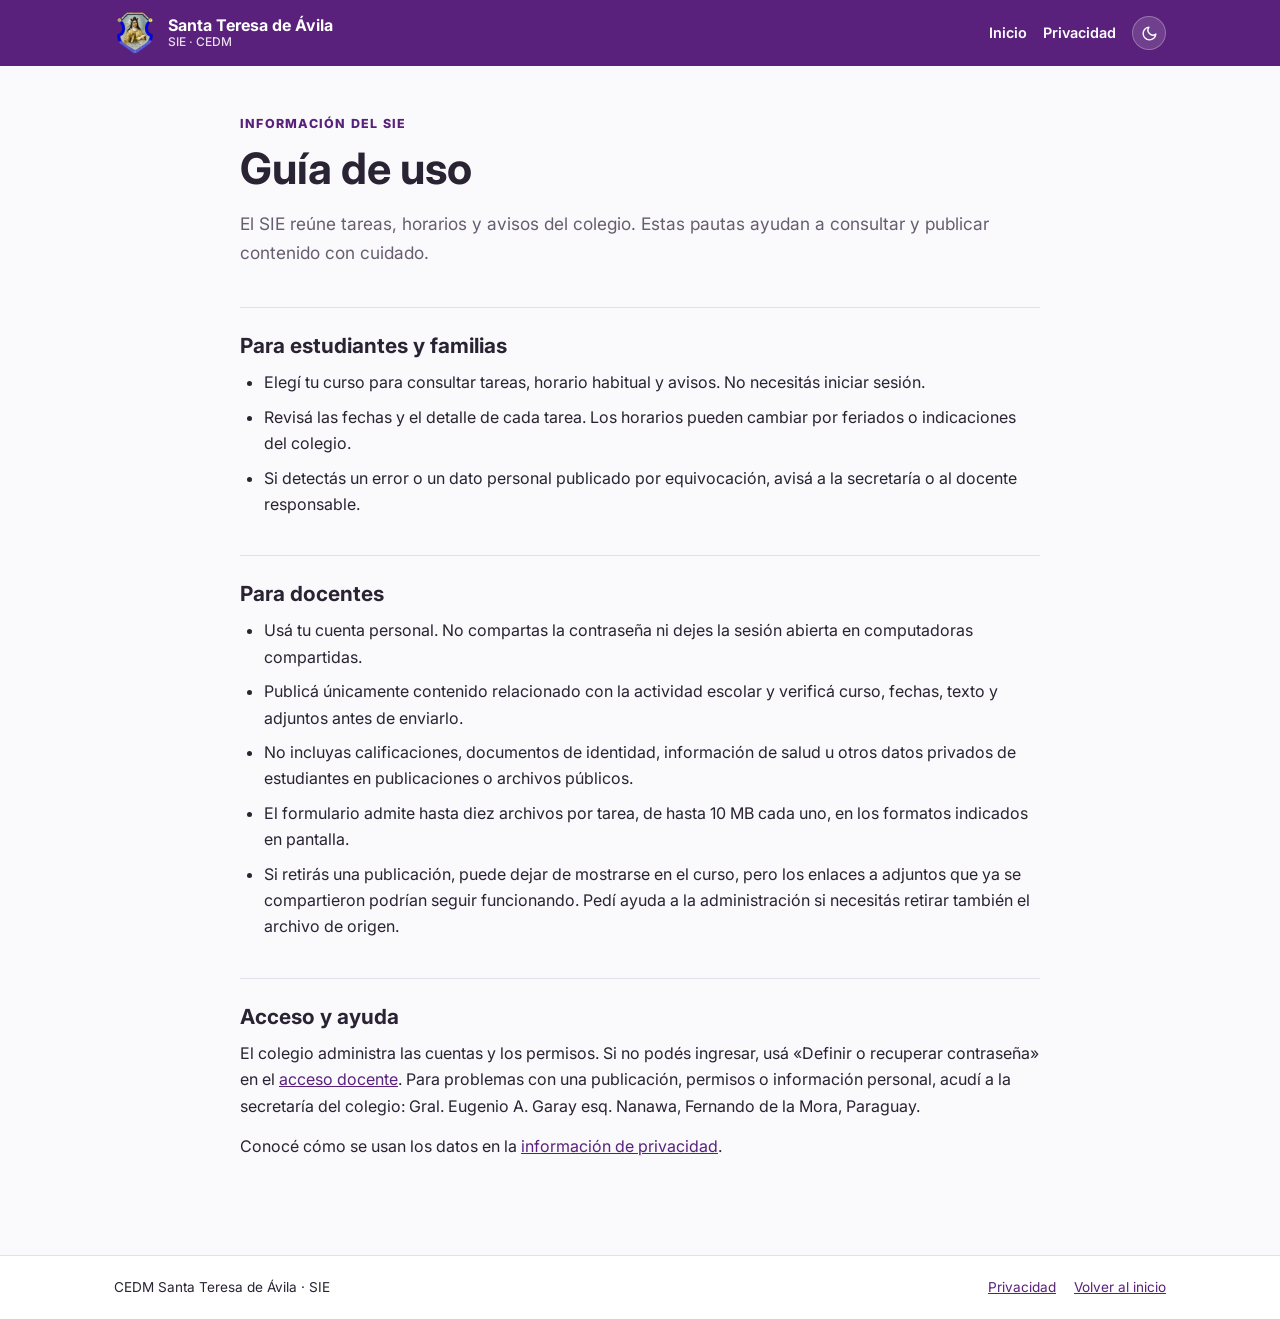
<file: guia-de-uso.html>
<!doctype html>
<html lang="es">

<head>
  <meta charset="utf-8">
  <meta name="viewport" content="width=device-width, initial-scale=1">
  <meta name="description"
    content="Guía breve para consultar y publicar información escolar en el SIE del CEDM Santa Teresa de Ávila.">
  <title>Guía de uso — SIE Santa Teresa de Ávila</title>
  <link rel="icon" type="image/png" href="imagenes/logo.png">
  <link href="https://fonts.googleapis.com/css2?family=Inter:wght@400;500;600;700;800&display=swap" rel="stylesheet">
  <link rel="stylesheet" href="informacion.css?v=4">
  <script src="config.js?v=5"></script>
</head>

<body>
  <header class="site-header">
    <div class="header-inner">
      <a class="brand" href="index.html"><img src="imagenes/insignia.png" alt=""><span>Santa Teresa de Ávila<small>SIE ·
            CEDM</small></span></a>
      <nav class="header-links" aria-label="Navegación de información">
        <a href="index.html">Inicio</a>
        <a href="privacidad.html">Privacidad</a>
        <button type="button" class="theme-toggle-btn" data-theme-toggle aria-label="Activar modo oscuro"
          aria-pressed="false" title="Activar modo oscuro">
          <svg class="theme-icon theme-icon-moon" viewBox="0 0 24 24" fill="none" stroke="currentColor" stroke-width="2"
            stroke-linecap="round" stroke-linejoin="round" aria-hidden="true">
            <path d="M21 12.79A9 9 0 1 1 11.21 3 7 7 0 0 0 21 12.79z"></path>
          </svg>
          <svg class="theme-icon theme-icon-sun" viewBox="0 0 24 24" fill="none" stroke="currentColor" stroke-width="2"
            stroke-linecap="round" stroke-linejoin="round" aria-hidden="true">
            <circle cx="12" cy="12" r="5"></circle>
            <line x1="12" y1="1" x2="12" y2="3"></line>
            <line x1="12" y1="21" x2="12" y2="23"></line>
            <line x1="4.22" y1="4.22" x2="5.64" y2="5.64"></line>
            <line x1="18.36" y1="18.36" x2="19.78" y2="19.78"></line>
            <line x1="1" y1="12" x2="3" y2="12"></line>
            <line x1="21" y1="12" x2="23" y2="12"></line>
            <line x1="4.22" y1="19.78" x2="5.64" y2="18.36"></line>
            <line x1="18.36" y1="5.64" x2="19.78" y2="4.22"></line>
          </svg>
        </button>
      </nav>
    </div>
  </header>

  <main>
    <p class="eyebrow">Información del SIE</p>
    <h1>Guía de uso</h1>
    <p class="lead">El SIE reúne tareas, horarios y avisos del colegio. Estas pautas ayudan a consultar y publicar
      contenido con cuidado.</p>

    <section>
      <h2>Para estudiantes y familias</h2>
      <ul>
        <li>Elegí tu curso para consultar tareas, horario habitual y avisos. No necesitás iniciar sesión.</li>
        <li>Revisá las fechas y el detalle de cada tarea. Los horarios pueden cambiar por feriados o indicaciones del
          colegio.</li>
        <li>Si detectás un error o un dato personal publicado por equivocación, avisá a la secretaría o al docente
          responsable.</li>
      </ul>
    </section>

    <section>
      <h2>Para docentes</h2>
      <ul>
        <li>Usá tu cuenta personal. No compartas la contraseña ni dejes la sesión abierta en computadoras compartidas.
        </li>
        <li>Publicá únicamente contenido relacionado con la actividad escolar y verificá curso, fechas, texto y adjuntos
          antes de enviarlo.</li>
        <li>No incluyas calificaciones, documentos de identidad, información de salud u otros datos privados de
          estudiantes en publicaciones o archivos públicos.</li>
        <li>El formulario admite hasta diez archivos por tarea, de hasta 10 MB cada uno, en los formatos indicados en
          pantalla.</li>
        <li>Si retirás una publicación, puede dejar de mostrarse en el curso, pero los enlaces a adjuntos que ya se
          compartieron podrían seguir funcionando. Pedí ayuda a la administración si necesitás retirar también el
          archivo de origen.</li>
      </ul>
    </section>

    <section>
      <h2>Acceso y ayuda</h2>
      <p>El colegio administra las cuentas y los permisos. Si no podés ingresar, usá «Definir o recuperar contraseña» en
        el <a href="login.html">acceso docente</a>. Para problemas con una publicación, permisos o información personal,
        acudí a la secretaría del colegio: Gral. Eugenio A. Garay esq. Nanawa, Fernando de la Mora, Paraguay.</p>
      <p>Conocé cómo se usan los datos en la <a href="privacidad.html">información de privacidad</a>.</p>
    </section>
  </main>

  <footer class="site-footer">
    <div class="footer-inner"><span>CEDM Santa Teresa de Ávila · SIE</span>
      <nav class="footer-links" aria-label="Información legal"><a href="privacidad.html">Privacidad</a><a
          href="index.html">Volver al inicio</a></nav>
    </div>
  </footer>
</body>

</html>
</file>
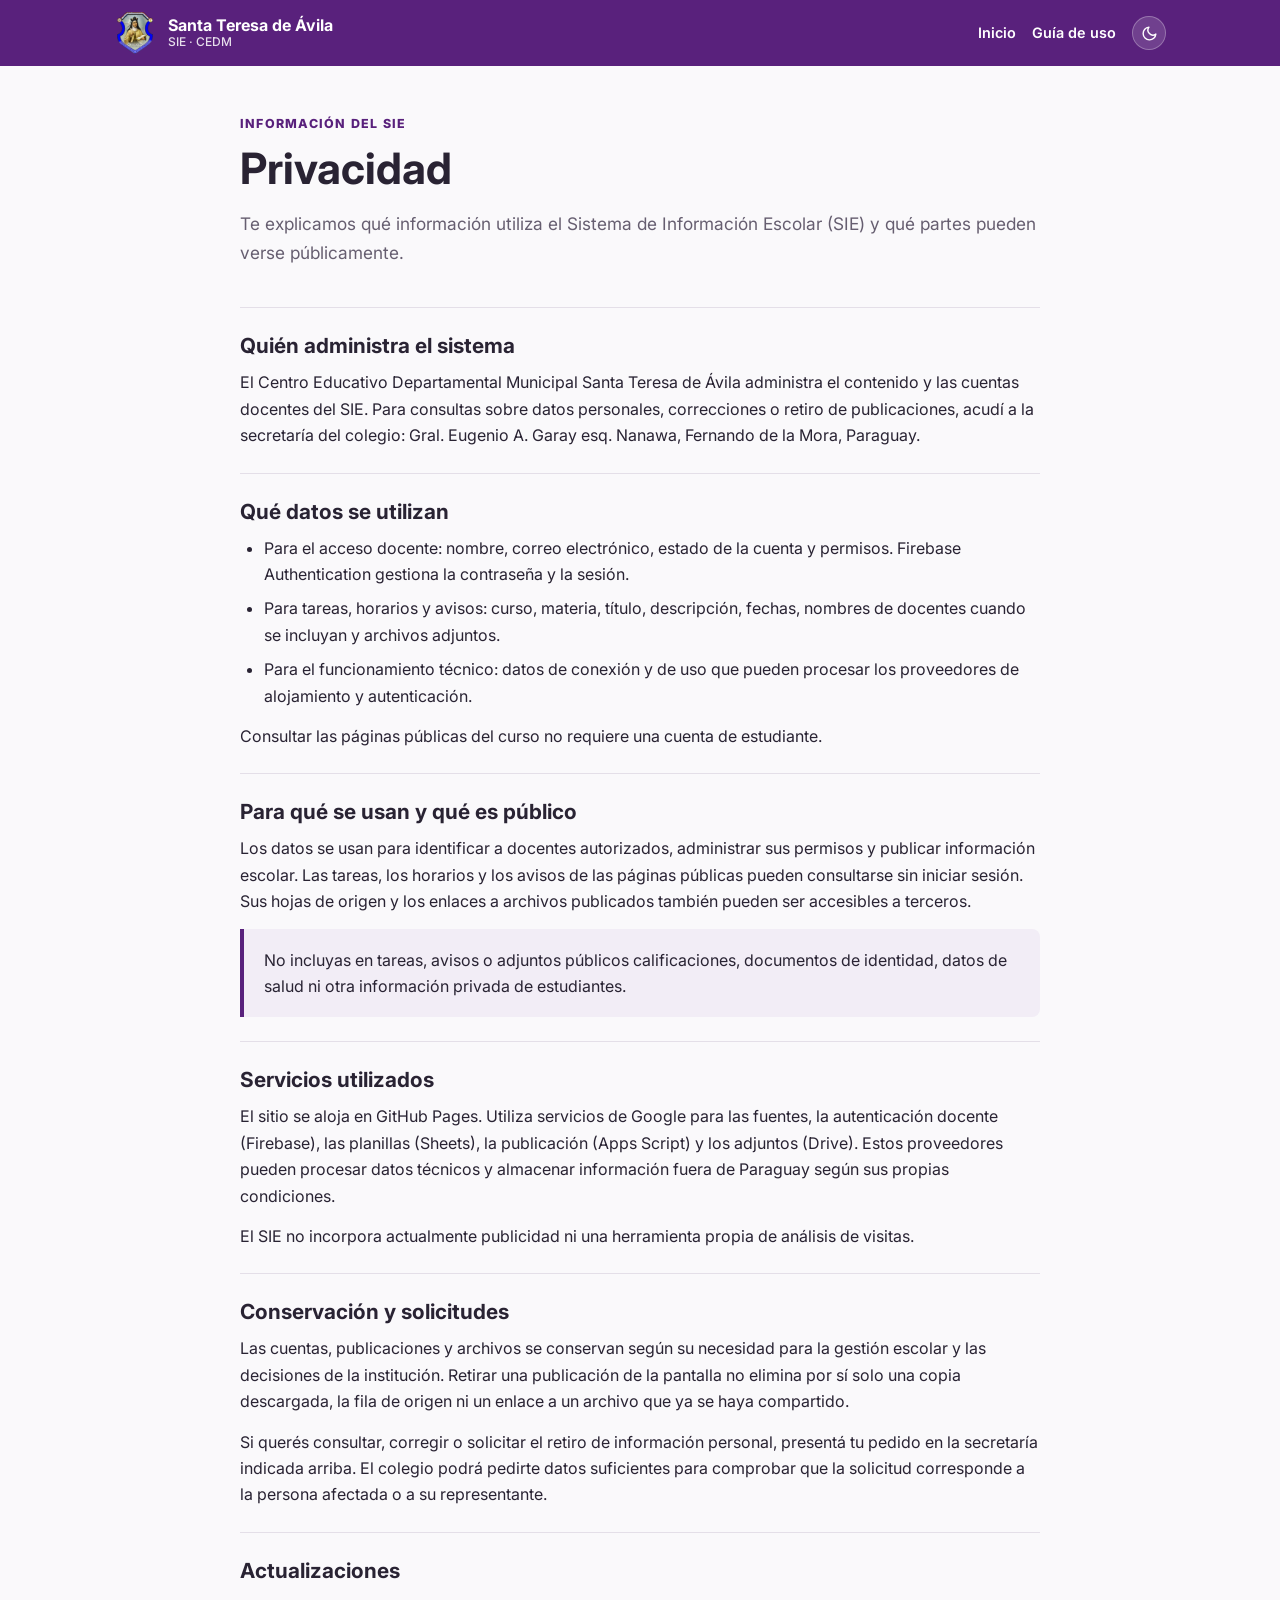
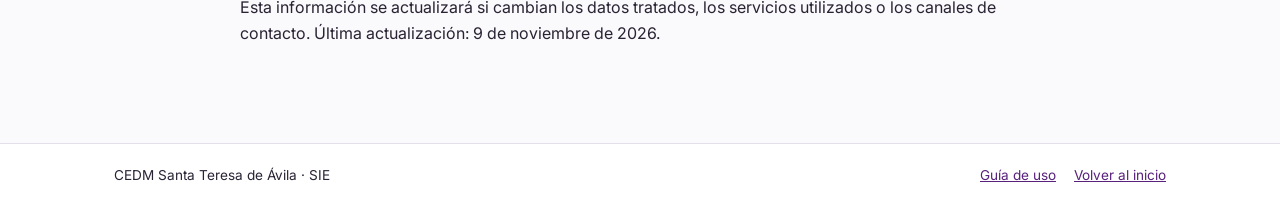
<file: privacidad.html>
<!doctype html>
<html lang="es">

<head>
  <meta charset="utf-8">
  <meta name="viewport" content="width=device-width, initial-scale=1">
  <meta name="description"
    content="Conocé cómo se usan y publican los datos en el Sistema de Información Escolar del CEDM Santa Teresa de Ávila.">
  <title>Privacidad — SIE Santa Teresa de Ávila</title>
  <link rel="icon" type="image/png" href="imagenes/logo.png">
  <link href="https://fonts.googleapis.com/css2?family=Inter:wght@400;500;600;700;800&display=swap" rel="stylesheet">
  <link rel="stylesheet" href="informacion.css?v=4">
  <script src="config.js?v=5"></script>
</head>

<body>
  <header class="site-header">
    <div class="header-inner">
      <a class="brand" href="index.html"><img src="imagenes/insignia.png" alt=""><span>Santa Teresa de Ávila<small>SIE ·
            CEDM</small></span></a>
      <nav class="header-links" aria-label="Navegación de información">
        <a href="index.html">Inicio</a>
        <a href="guia-de-uso.html">Guía de uso</a>
        <button type="button" class="theme-toggle-btn" data-theme-toggle aria-label="Activar modo oscuro"
          aria-pressed="false" title="Activar modo oscuro">
          <svg class="theme-icon theme-icon-moon" viewBox="0 0 24 24" fill="none" stroke="currentColor" stroke-width="2" stroke-linecap="round" stroke-linejoin="round" aria-hidden="true">
            <path d="M21 12.79A9 9 0 1 1 11.21 3 7 7 0 0 0 21 12.79z"></path>
          </svg>
          <svg class="theme-icon theme-icon-sun" viewBox="0 0 24 24" fill="none" stroke="currentColor" stroke-width="2" stroke-linecap="round" stroke-linejoin="round" aria-hidden="true">
            <circle cx="12" cy="12" r="5"></circle>
            <line x1="12" y1="1" x2="12" y2="3"></line>
            <line x1="12" y1="21" x2="12" y2="23"></line>
            <line x1="4.22" y1="4.22" x2="5.64" y2="5.64"></line>
            <line x1="18.36" y1="18.36" x2="19.78" y2="19.78"></line>
            <line x1="1" y1="12" x2="3" y2="12"></line>
            <line x1="21" y1="12" x2="23" y2="12"></line>
            <line x1="4.22" y1="19.78" x2="5.64" y2="18.36"></line>
            <line x1="18.36" y1="5.64" x2="19.78" y2="4.22"></line>
          </svg>
        </button>
      </nav>
    </div>
  </header>

  <main>
    <p class="eyebrow">Información del SIE</p>
    <h1>Privacidad</h1>
    <p class="lead">Te explicamos qué información utiliza el Sistema de Información Escolar (SIE) y qué partes pueden
      verse públicamente.</p>

    <section>
      <h2>Quién administra el sistema</h2>
      <p>El Centro Educativo Departamental Municipal Santa Teresa de Ávila administra el contenido y las cuentas
        docentes del SIE. Para consultas sobre datos personales, correcciones o retiro de publicaciones, acudí a la
        secretaría del colegio: Gral. Eugenio A. Garay esq. Nanawa, Fernando de la Mora, Paraguay.</p>
    </section>

    <section>
      <h2>Qué datos se utilizan</h2>
      <ul>
        <li>Para el acceso docente: nombre, correo electrónico, estado de la cuenta y permisos. Firebase Authentication
          gestiona la contraseña y la sesión.</li>
        <li>Para tareas, horarios y avisos: curso, materia, título, descripción, fechas, nombres de docentes cuando se
          incluyan y archivos adjuntos.</li>
        <li>Para el funcionamiento técnico: datos de conexión y de uso que pueden procesar los proveedores de
          alojamiento y autenticación.</li>
      </ul>
      <p>Consultar las páginas públicas del curso no requiere una cuenta de estudiante.</p>
    </section>

    <section>
      <h2>Para qué se usan y qué es público</h2>
      <p>Los datos se usan para identificar a docentes autorizados, administrar sus permisos y publicar información
        escolar. Las tareas, los horarios y los avisos de las páginas públicas pueden consultarse sin iniciar sesión.
        Sus hojas de origen y los enlaces a archivos publicados también pueden ser accesibles a terceros.</p>
      <p class="note">No incluyas en tareas, avisos o adjuntos públicos calificaciones, documentos de identidad, datos
        de salud ni otra información privada de estudiantes.</p>
    </section>

    <section>
      <h2>Servicios utilizados</h2>
      <p>El sitio se aloja en GitHub Pages. Utiliza servicios de Google para las fuentes, la autenticación docente
        (Firebase), las planillas (Sheets), la publicación (Apps Script) y los adjuntos (Drive). Estos proveedores
        pueden procesar datos técnicos y almacenar información fuera de Paraguay según sus propias condiciones.</p>
      <p>El SIE no incorpora actualmente publicidad ni una herramienta propia de análisis de visitas.</p>
    </section>

    <section>
      <h2>Conservación y solicitudes</h2>
      <p>Las cuentas, publicaciones y archivos se conservan según su necesidad para la gestión escolar y las decisiones
        de la institución. Retirar una publicación de la pantalla no elimina por sí solo una copia descargada, la fila
        de origen ni un enlace a un archivo que ya se haya compartido.</p>
      <p>Si querés consultar, corregir o solicitar el retiro de información personal, presentá tu pedido en la
        secretaría indicada arriba. El colegio podrá pedirte datos suficientes para comprobar que la solicitud
        corresponde a la persona afectada o a su representante.</p>
    </section>

    <section>
      <h2>Actualizaciones</h2>
      <p>Esta información se actualizará si cambian los datos tratados, los servicios utilizados o los canales de
        contacto. Última actualización: 9 de noviembre de 2026.</p>
    </section>
  </main>

  <footer class="site-footer">
    <div class="footer-inner"><span>CEDM Santa Teresa de Ávila · SIE</span>
      <nav class="footer-links" aria-label="Información legal"><a href="guia-de-uso.html">Guía de uso</a><a
          href="index.html">Volver al inicio</a></nav>
    </div>
  </footer>
</body>

</html>
</file>
<file: informacion.css>
:root { color-scheme: light; --morado:#59217c; --texto:#292333; --suave:#665e70; --borde:#e4dfe8; }
* { box-sizing:border-box; }
html { scroll-behavior:smooth; }
body { margin:0; min-height:100vh; min-height:100dvh; display:flex; flex-direction:column; background:#faf9fb; color:var(--texto); font-family:Inter,system-ui,-apple-system,"Segoe UI",sans-serif; line-height:1.65; }
a { color:var(--morado); }
a:focus-visible { outline:3px solid #8754ad; outline-offset:4px; }
.site-header { background:var(--morado); color:#fff; }
.header-inner { max-width:1100px; margin:auto; padding:12px 24px; display:flex; justify-content:space-between; align-items:center; gap:24px; }
.brand { display:inline-flex; align-items:center; gap:12px; color:#fff; text-decoration:none; font-weight:700; line-height:1.2; }
.brand img { width:42px; height:42px; object-fit:contain; }
.brand small { display:block; font-size:.75rem; font-weight:500; opacity:.85; }
.header-links { display:flex; flex-wrap:wrap; gap:16px; }
.header-links a { color:#fff; text-decoration:none; font-weight:600; font-size:.9rem; }
.header-links a:hover,.header-links a[aria-current=page] { text-decoration:underline; text-underline-offset:5px; }
main { width:min(100% - 32px,800px); margin:0 auto; flex:1; padding:48px 0 72px; }
.eyebrow { margin:0 0 8px; color:var(--morado); font-size:.78rem; font-weight:800; letter-spacing:.1em; text-transform:uppercase; }
h1 { margin:0 0 16px; font-size:clamp(2rem,5vw,2.7rem); line-height:1.2; }
.lead { margin:0 0 40px; color:var(--suave); font-size:1.08rem; }
section { padding:24px 0; border-top:1px solid var(--borde); }
h2 { margin:0 0 10px; font-size:1.3rem; line-height:1.3; }
p { margin:0 0 14px; }
ul,ol { margin:0 0 14px; padding-left:24px; }
li + li { margin-top:8px; }
.note { padding:18px 20px; background:#f2edf6; border-left:4px solid var(--morado); border-radius:0 8px 8px 0; }
.note p:last-child,section p:last-child { margin-bottom:0; }
.site-footer { border-top:1px solid var(--borde); background:#fff; }
.footer-inner { max-width:1100px; margin:auto; padding:20px 24px; display:flex; justify-content:space-between; align-items:center; flex-wrap:wrap; gap:14px; font-size:.85rem; }
.footer-links { display:flex; gap:18px; flex-wrap:wrap; }
@media(max-width:560px) { .header-inner { padding:12px 16px; align-items:flex-start; flex-direction:column; gap:12px; } .header-links { gap:18px; } main { padding:32px 0 56px; } .footer-inner { padding:20px 16px; } }
@media(prefers-reduced-motion:reduce) { html { scroll-behavior:auto; } }

html[data-theme="dark"] { color-scheme: dark; --morado:#c996ff; --texto:#f3eef8; --suave:#b8acc7; --borde:#332843; }
html[data-theme="dark"] body { background:#120e1a; color:var(--texto); }
html[data-theme="dark"] .site-header { background:linear-gradient(135deg,#521d73 0%,#3d1457 100%); border-bottom:1px solid rgba(216,180,254,.22); }
html[data-theme="dark"] .note { background:#231b32; border-left-color:var(--morado); }
html[data-theme="dark"] .site-footer { background:#161120; border-top-color:var(--borde); }
.header-links { align-items:center; }
.theme-toggle-btn { width:34px; height:34px; min-width:34px; min-height:34px; padding:0; border-radius:999px; background:rgba(255,255,255,.14); border:1px solid rgba(255,255,255,.28); color:#fff; display:inline-flex; align-items:center; justify-content:center; cursor:pointer; }
.theme-toggle-btn:hover { background:rgba(255,255,255,.24); }
.theme-toggle-btn .theme-icon { width:17px; height:17px; display:block; pointer-events:none; }
.theme-toggle-btn .theme-icon-sun { display:none; }
html[data-theme="dark"] .theme-toggle-btn { background:rgba(216,180,254,.22); border-color:rgba(233,213,255,.48); color:#f5f0ff; }
html[data-theme="dark"] .theme-toggle-btn .theme-icon-moon { display:none; }
html[data-theme="dark"] .theme-toggle-btn .theme-icon-sun { display:block; color:#fde047; }
</file>
